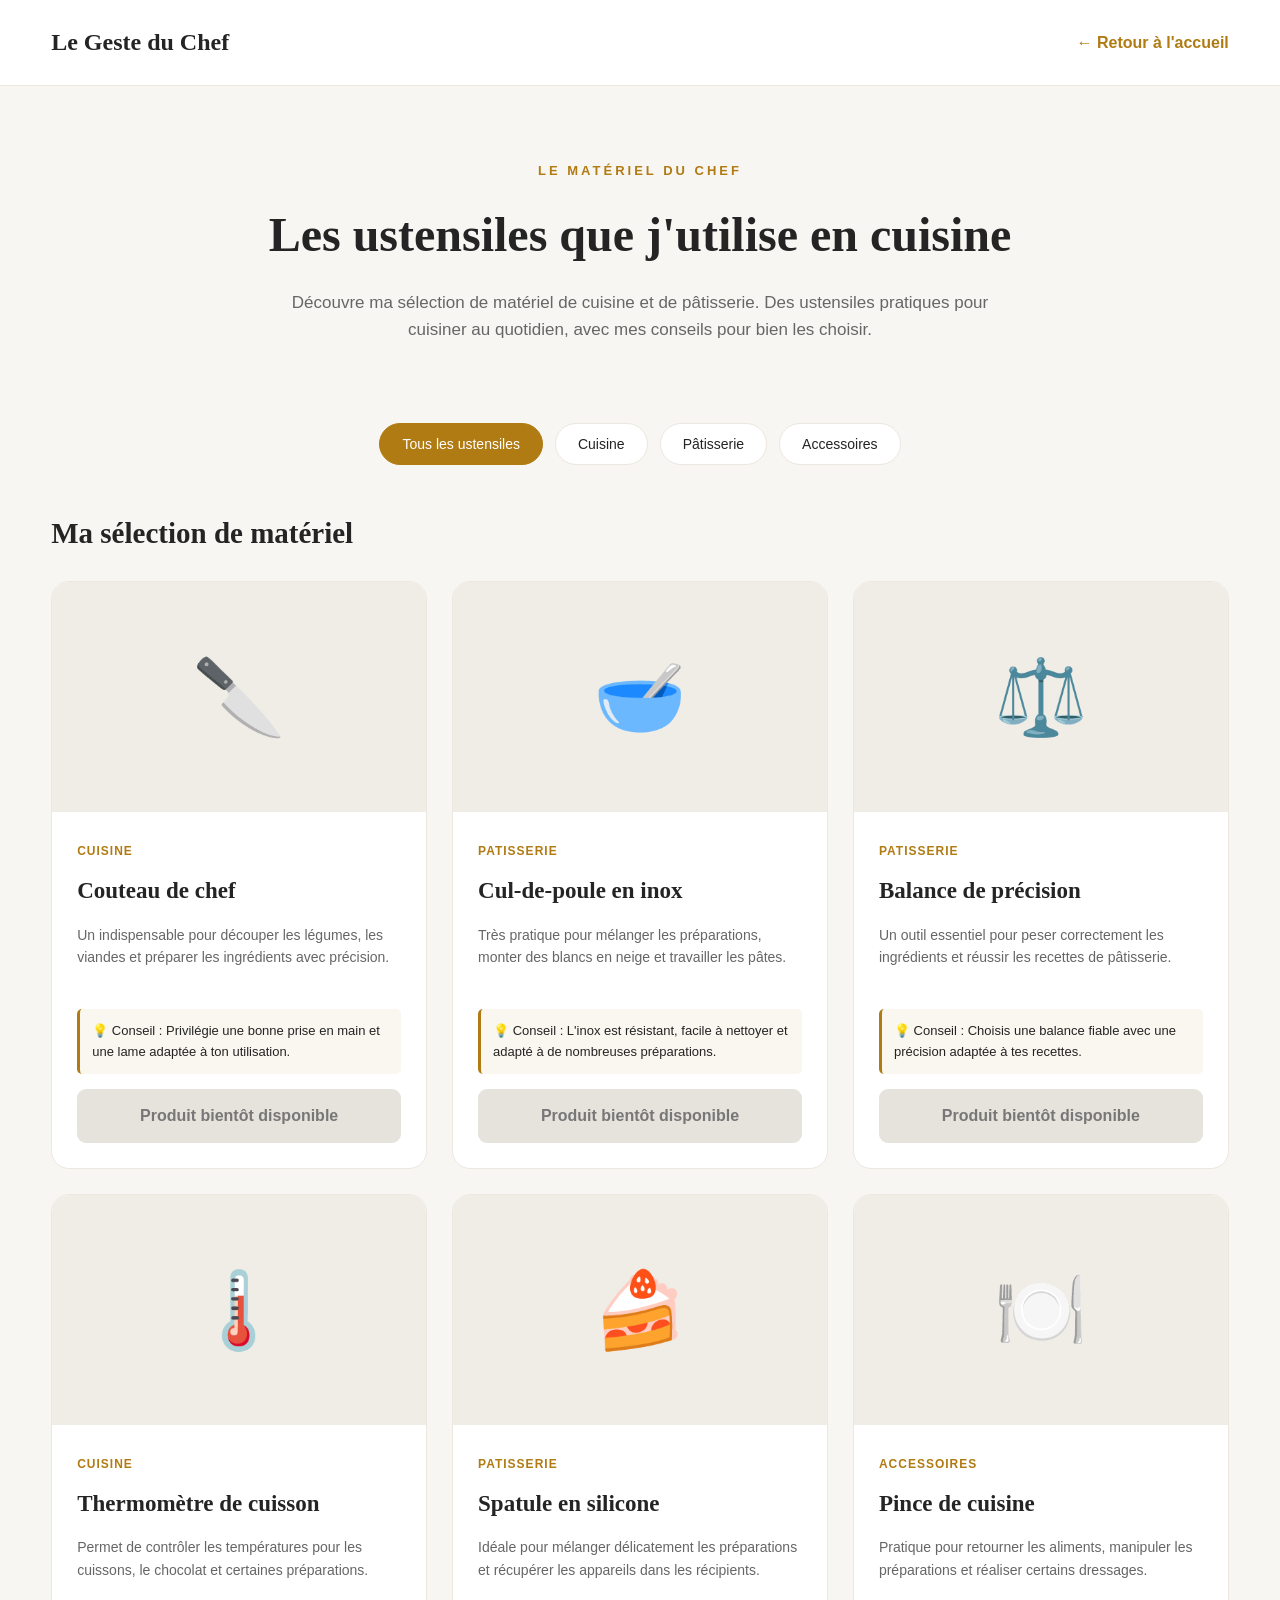
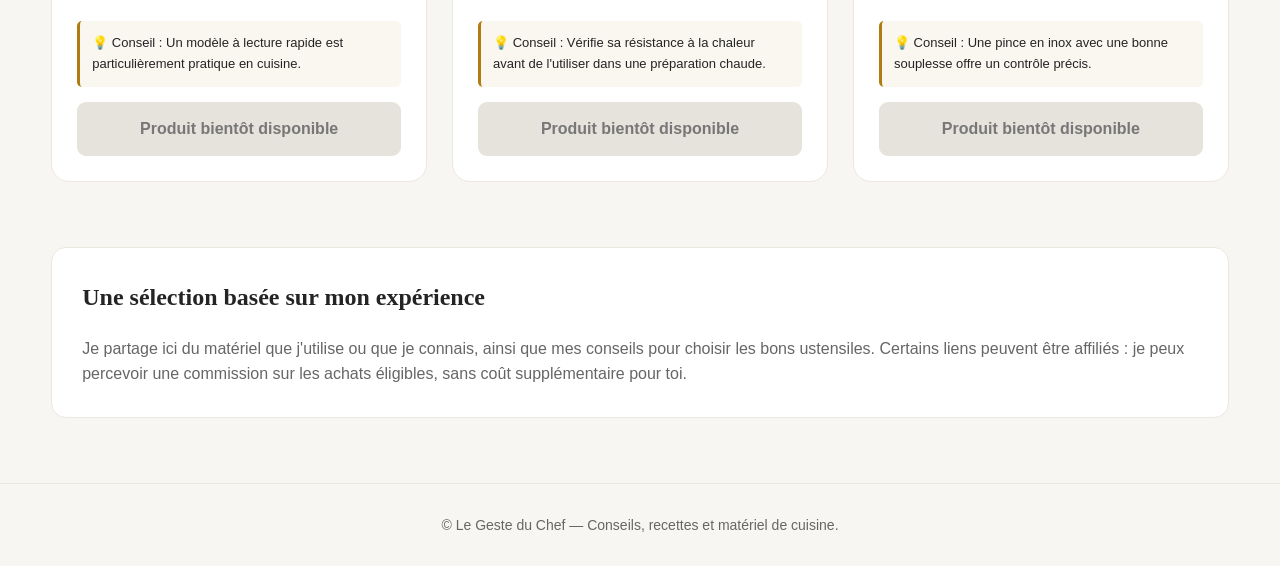
<file: materiel.html>
<!DOCTYPE html>
<html lang="fr">
<head>
    <meta charset="UTF-8">
    <meta name="viewport" content="width=device-width, initial-scale=1.0">

    <title>Mon matériel de cuisine | Le Geste du Chef</title>
    <meta name="description" content="Découvre ma sélection d'ustensiles et de matériel de cuisine, avec mes conseils pour bien choisir ton équipement.">

    <style>
        :root {
            --fond: #f8f6f2;
            --blanc: #ffffff;
            --texte: #242424;
            --secondaire: #666666;
            --or: #b17b13;
            --or-fonce: #93640d;
            --bordure: #ece7df;
        }

        * {
            box-sizing: border-box;
        }

        body {
            margin: 0;
            background: var(--fond);
            color: var(--texte);
            font-family: Arial, sans-serif;
            line-height: 1.6;
        }

        a {
            text-decoration: none;
        }

        .conteneur {
            width: min(1200px, 92%);
            margin: auto;
        }

        .navigation {
            background: white;
            border-bottom: 1px solid var(--bordure);
        }

        .navigation-interieur {
            min-height: 85px;
            display: flex;
            justify-content: space-between;
            align-items: center;
            gap: 20px;
        }

        .logo {
            font-family: Georgia, serif;
            font-size: 24px;
            font-weight: bold;
            color: var(--texte);
        }

        .retour {
            color: var(--or);
            font-weight: bold;
        }

        .retour:hover {
            color: var(--or-fonce);
        }

        .introduction {
            padding: 75px 0 45px;
            text-align: center;
        }

        .etiquette {
            color: var(--or);
            font-size: 13px;
            font-weight: bold;
            letter-spacing: 3px;
            text-transform: uppercase;
        }

        h1, h2, h3 {
            font-family: Georgia, serif;
        }

        h1 {
            font-size: clamp(32px, 5vw, 48px);
            margin: 15px 0;
        }

        .description-intro {
            max-width: 700px;
            margin: 0 auto;
            color: var(--secondaire);
            font-size: 17px;
        }

        .filtres {
            display: flex;
            justify-content: center;
            flex-wrap: wrap;
            gap: 12px;
            margin: 35px 0 45px;
        }

        .filtre {
            padding: 12px 22px;
            background: white;
            color: var(--texte);
            border: 1px solid var(--bordure);
            border-radius: 30px;
            font-size: 14px;
            cursor: pointer;
            transition: 0.2s;
        }

        .filtre:hover,
        .filtre.actif {
            background: var(--or);
            color: white;
            border-color: var(--or);
        }

        .titre-section {
            margin-bottom: 25px;
            font-size: 29px;
        }

        .grille {
            display: grid;
            grid-template-columns: repeat(3, 1fr);
            gap: 25px;
        }

        .carte {
            background: white;
            border: 1px solid var(--bordure);
            border-radius: 18px;
            overflow: hidden;
            transition: transform 0.2s, box-shadow 0.2s;
        }

        .carte:hover {
            transform: translateY(-5px);
            box-shadow: 0 12px 30px rgba(0,0,0,0.07);
        }

        .image-produit {
            height: 230px;
            background: #f0ede7;
            display: flex;
            justify-content: center;
            align-items: center;
            overflow: hidden;
        }

        .image-produit img {
            width: 100%;
            height: 100%;
            object-fit: contain;
        }

        .image-placeholder {
            font-size: 75px;
        }

        .contenu-carte {
            padding: 25px;
        }

        .categorie {
            display: inline-block;
            font-size: 12px;
            color: var(--or);
            text-transform: uppercase;
            font-weight: bold;
            letter-spacing: 1px;
        }

        .contenu-carte h3 {
            margin: 10px 0;
            font-size: 23px;
        }

        .contenu-carte p {
            color: var(--secondaire);
            font-size: 14px;
            min-height: 70px;
        }

        .conseil {
            background: #faf7f0;
            padding: 12px;
            border-left: 3px solid var(--or);
            border-radius: 5px;
            font-size: 13px;
            margin: 15px 0;
        }

        .bouton {
            display: block;
            width: 100%;
            padding: 14px 18px;
            text-align: center;
            background: var(--or);
            color: white;
            font-weight: bold;
            border-radius: 9px;
            transition: 0.2s;
        }

        .bouton:hover {
            background: var(--or-fonce);
        }

        .bouton.desactive {
            background: #e6e2dc;
            color: #777;
            cursor: default;
        }

        .information {
            margin: 65px 0;
            padding: 30px;
            border-radius: 15px;
            background: white;
            border: 1px solid var(--bordure);
        }

        .information h2 {
            margin-top: 0;
        }

        .information p {
            color: var(--secondaire);
            margin-bottom: 0;
        }

        footer {
            padding: 30px 15px;
            text-align: center;
            color: var(--secondaire);
            border-top: 1px solid var(--bordure);
            font-size: 14px;
        }

        @media (max-width: 900px) {
            .grille {
                grid-template-columns: repeat(2, 1fr);
            }
        }

        @media (max-width: 600px) {
            .grille {
                grid-template-columns: 1fr;
            }

            .navigation-interieur {
                min-height: 75px;
            }

            .logo {
                font-size: 19px;
            }

            .retour {
                font-size: 13px;
            }

            .introduction {
                padding-top: 45px;
            }

            .image-produit {
                height: 210px;
            }
        }
    </style>
</head>

<body>

    <nav class="navigation">
        <div class="conteneur navigation-interieur">
            <a href="index.html" class="logo">
                Le Geste du Chef
            </a>

            <a href="index.html" class="retour">
                ← Retour à l'accueil
            </a>
        </div>
    </nav>

    <main class="conteneur">

        <section class="introduction">
            <div class="etiquette">LE MATÉRIEL DU CHEF</div>

            <h1>Les ustensiles que j'utilise en cuisine</h1>

            <p class="description-intro">
                Découvre ma sélection de matériel de cuisine et de pâtisserie.
                Des ustensiles pratiques pour cuisiner au quotidien,
                avec mes conseils pour bien les choisir.
            </p>
        </section>

        <div class="filtres">
            <button class="filtre actif" data-filtre="tous">
                Tous les ustensiles
            </button>

            <button class="filtre" data-filtre="cuisine">
                Cuisine
            </button>

            <button class="filtre" data-filtre="patisserie">
                Pâtisserie
            </button>

            <button class="filtre" data-filtre="accessoires">
                Accessoires
            </button>
        </div>

        <section>
            <h2 class="titre-section">Ma sélection de matériel</h2>

            <div class="grille" id="grilleMateriel"></div>
        </section>

        <section class="information">
            <h2>Une sélection basée sur mon expérience</h2>

            <p>
                Je partage ici du matériel que j'utilise ou que je connais,
                ainsi que mes conseils pour choisir les bons ustensiles.
                Certains liens peuvent être affiliés : je peux percevoir
                une commission sur les achats éligibles, sans coût
                supplémentaire pour toi.
            </p>
        </section>

    </main>

    <footer>
        © Le Geste du Chef — Conseils, recettes et matériel de cuisine.
    </footer>

    <script>
        /*
         * AJOUTE TES USTENSILES ICI
         *
         * image : adresse de la photo du produit
         * lien  : ton lien d'affiliation
         *
         * Laisse image et lien vides tant que tu
         * n'as pas choisi les produits.
         */

        const materiel = [
            {
                nom: "Couteau de chef",
                categorie: "cuisine",
                emoji: "🔪",
                image: "",
                description: "Un indispensable pour découper les légumes, les viandes et préparer les ingrédients avec précision.",
                conseil: "Privilégie une bonne prise en main et une lame adaptée à ton utilisation.",
                lien: ""
            },
            {
                nom: "Cul-de-poule en inox",
                categorie: "patisserie",
                emoji: "🥣",
                image: "",
                description: "Très pratique pour mélanger les préparations, monter des blancs en neige et travailler les pâtes.",
                conseil: "L'inox est résistant, facile à nettoyer et adapté à de nombreuses préparations.",
                lien: ""
            },
            {
                nom: "Balance de précision",
                categorie: "patisserie",
                emoji: "⚖️",
                image: "",
                description: "Un outil essentiel pour peser correctement les ingrédients et réussir les recettes de pâtisserie.",
                conseil: "Choisis une balance fiable avec une précision adaptée à tes recettes.",
                lien: ""
            },
            {
                nom: "Thermomètre de cuisson",
                categorie: "cuisine",
                emoji: "🌡️",
                image: "",
                description: "Permet de contrôler les températures pour les cuissons, le chocolat et certaines préparations.",
                conseil: "Un modèle à lecture rapide est particulièrement pratique en cuisine.",
                lien: ""
            },
            {
                nom: "Spatule en silicone",
                categorie: "patisserie",
                emoji: "🍰",
                image: "",
                description: "Idéale pour mélanger délicatement les préparations et récupérer les appareils dans les récipients.",
                conseil: "Vérifie sa résistance à la chaleur avant de l'utiliser dans une préparation chaude.",
                lien: ""
            },
            {
                nom: "Pince de cuisine",
                categorie: "accessoires",
                emoji: "🍽️",
                image: "",
                description: "Pratique pour retourner les aliments, manipuler les préparations et réaliser certains dressages.",
                conseil: "Une pince en inox avec une bonne souplesse offre un contrôle précis.",
                lien: ""
            }
        ];

        const grille = document.getElementById("grilleMateriel");
        const boutonsFiltres = document.querySelectorAll(".filtre");

        function afficherMateriel(filtre = "tous") {
            grille.innerHTML = "";

            const produitsFiltres = materiel.filter(produit =>
                filtre === "tous" || produit.categorie === filtre
            );

            produitsFiltres.forEach(produit => {
                const carte = document.createElement("article");
                carte.className = "carte";

                const imageBloc = document.createElement("div");
                imageBloc.className = "image-produit";

                if (produit.image) {
                    const image = document.createElement("img");
                    image.src = produit.image;
                    image.alt = produit.nom;
                    image.loading = "lazy";
                    imageBloc.appendChild(image);
                } else {
                    const emoji = document.createElement("span");
                    emoji.className = "image-placeholder";
                    emoji.textContent = produit.emoji;
                    imageBloc.appendChild(emoji);
                }

                const contenu = document.createElement("div");
                contenu.className = "contenu-carte";

                const categorie = document.createElement("span");
                categorie.className = "categorie";
                categorie.textContent = produit.categorie;

                const titre = document.createElement("h3");
                titre.textContent = produit.nom;

                const description = document.createElement("p");
                description.textContent = produit.description;

                const conseil = document.createElement("div");
                conseil.className = "conseil";
                conseil.textContent = "💡 Conseil : " + produit.conseil;

                const bouton = document.createElement("a");
                bouton.className = "bouton";

                if (produit.lien) {
                    bouton.href = produit.lien;
                    bouton.target = "_blank";
                    bouton.rel = "sponsored nofollow noopener noreferrer";
                    bouton.textContent = "🛒 Voir le produit →";
                } else {
                    bouton.classList.add("desactive");
                    bouton.textContent = "Produit bientôt disponible";
                    bouton.removeAttribute("href");
                }

                contenu.append(
                    categorie,
                    titre,
                    description,
                    conseil,
                    bouton
                );

                carte.append(imageBloc, contenu);
                grille.appendChild(carte);
            });
        }

        boutonsFiltres.forEach(bouton => {
            bouton.addEventListener("click", () => {
                boutonsFiltres.forEach(b =>
                    b.classList.remove("actif")
                );

                bouton.classList.add("actif");
                afficherMateriel(bouton.dataset.filtre);
            });
        });

        afficherMateriel();
    </script>

</body>
</html>
</file>
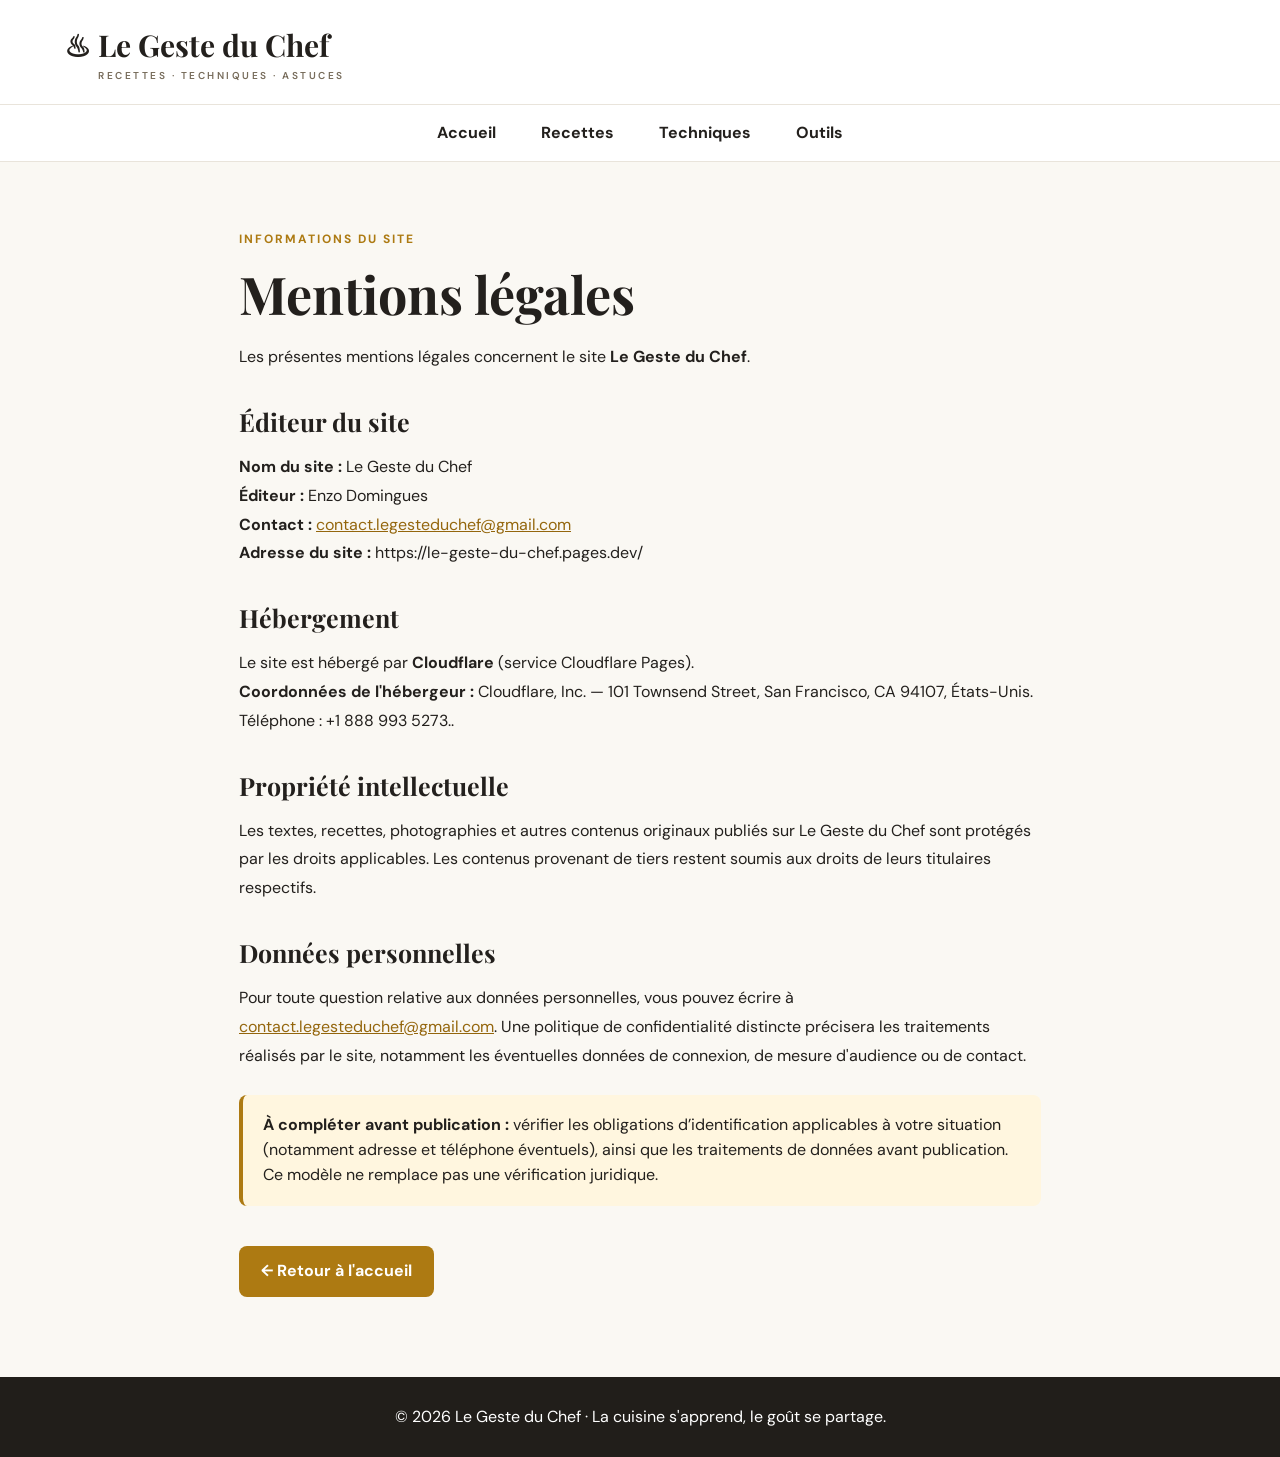
<file: mentions-legales.html>
<!DOCTYPE html>
<html lang="fr">
<head>
  <meta charset="UTF-8">
  <meta name="viewport" content="width=device-width, initial-scale=1.0">
  <meta name="description" content="Mentions légales du site Le Geste du Chef.">
  <title>Mentions légales | Le Geste du Chef</title>
  <link rel="stylesheet" href="style.css">
  <style>
    .legal-page{max-width:850px;margin:0 auto;padding:55px 24px 80px}
    .legal-page h1{font-size:clamp(34px,5vw,52px);margin:8px 0 18px}
    .legal-page h2{font-size:25px;margin:35px 0 12px}
    .legal-page p{line-height:1.8}
    .legal-page a:not(.button){color:#94660d;text-decoration:underline}
    .legal-notice{background:#fff6df;border-left:4px solid #ad7a12;padding:18px 20px;border-radius:8px;margin:25px 0}
  </style>
</head>
<body>
  <header class="top">
    <a class="logo" href="index.html">♨ Le Geste du Chef<small>RECETTES · TECHNIQUES · ASTUCES</small></a>
  </header>
  <nav aria-label="Navigation principale">
    <a href="index.html">Accueil</a>
    <a href="recettes.html">Recettes</a>
    <a href="index.html#techniques">Techniques</a>
    <a href="index.html#outils">Outils</a>
  </nav>
  <main class="legal-page">
    <p class="eyebrow">INFORMATIONS DU SITE</p>
    <h1>Mentions légales</h1>
    <p>Les présentes mentions légales concernent le site <strong>Le Geste du Chef</strong>.</p>
    <section>
      <h2>Éditeur du site</h2>
      <p><strong>Nom du site :</strong> Le Geste du Chef<br>
      <strong>Éditeur :</strong> Enzo Domingues<br>
      <strong>Contact :</strong> <a href="mailto:contact.legesteduchef@gmail.com">contact.legesteduchef@gmail.com</a><br>
      <strong>Adresse du site :</strong> https://le-geste-du-chef.pages.dev/</p>
    </section>
    <section>
      <h2>Hébergement</h2>
      <p>Le site est hébergé par <strong>Cloudflare</strong> (service Cloudflare Pages).<br>
      <strong>Coordonnées de l'hébergeur :</strong> Cloudflare, Inc. — 101 Townsend Street, San Francisco, CA 94107, États-Unis. Téléphone : +1 888 993 5273..</p>
    </section>
    <section>
      <h2>Propriété intellectuelle</h2>
      <p>Les textes, recettes, photographies et autres contenus originaux publiés sur Le Geste du Chef sont protégés par les droits applicables. Les contenus provenant de tiers restent soumis aux droits de leurs titulaires respectifs.</p>
    </section>
    <section>
      <h2>Données personnelles</h2>
      <p>Pour toute question relative aux données personnelles, vous pouvez écrire à <a href="mailto:contact.legesteduchef@gmail.com">contact.legesteduchef@gmail.com</a>. Une politique de confidentialité distincte précisera les traitements réalisés par le site, notamment les éventuelles données de connexion, de mesure d'audience ou de contact.</p>
    </section>
    <aside class="legal-notice"><strong>À compléter avant publication :</strong> vérifier les obligations d’identification applicables à votre situation (notamment adresse et téléphone éventuels), ainsi que les traitements de données avant publication. Ce modèle ne remplace pas une vérification juridique.</aside>
    <a class="button" href="index.html">← Retour à l'accueil</a>
  </main>
  <footer>© <span id="year"></span> Le Geste du Chef · La cuisine s'apprend, le goût se partage.</footer>
  <script>document.getElementById('year').textContent=new Date().getFullYear();</script>
</body>
</html>
</file>
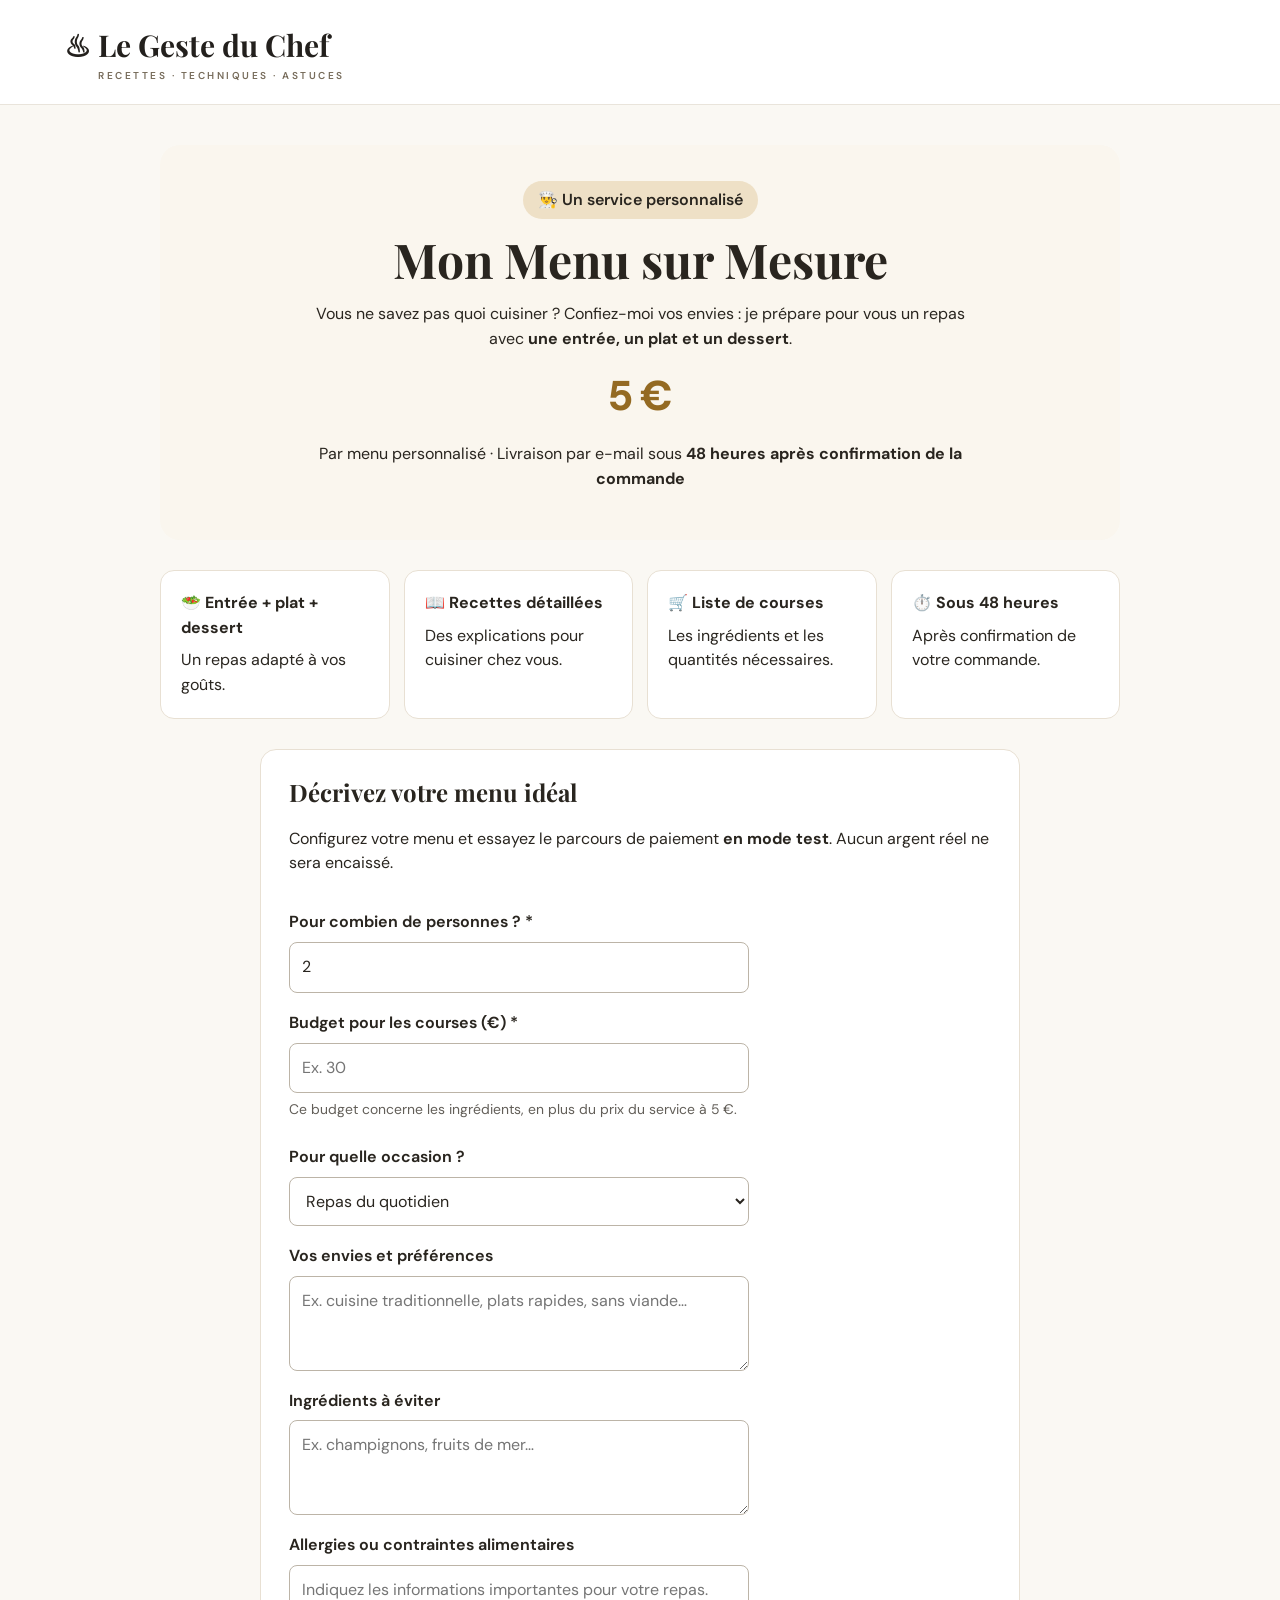
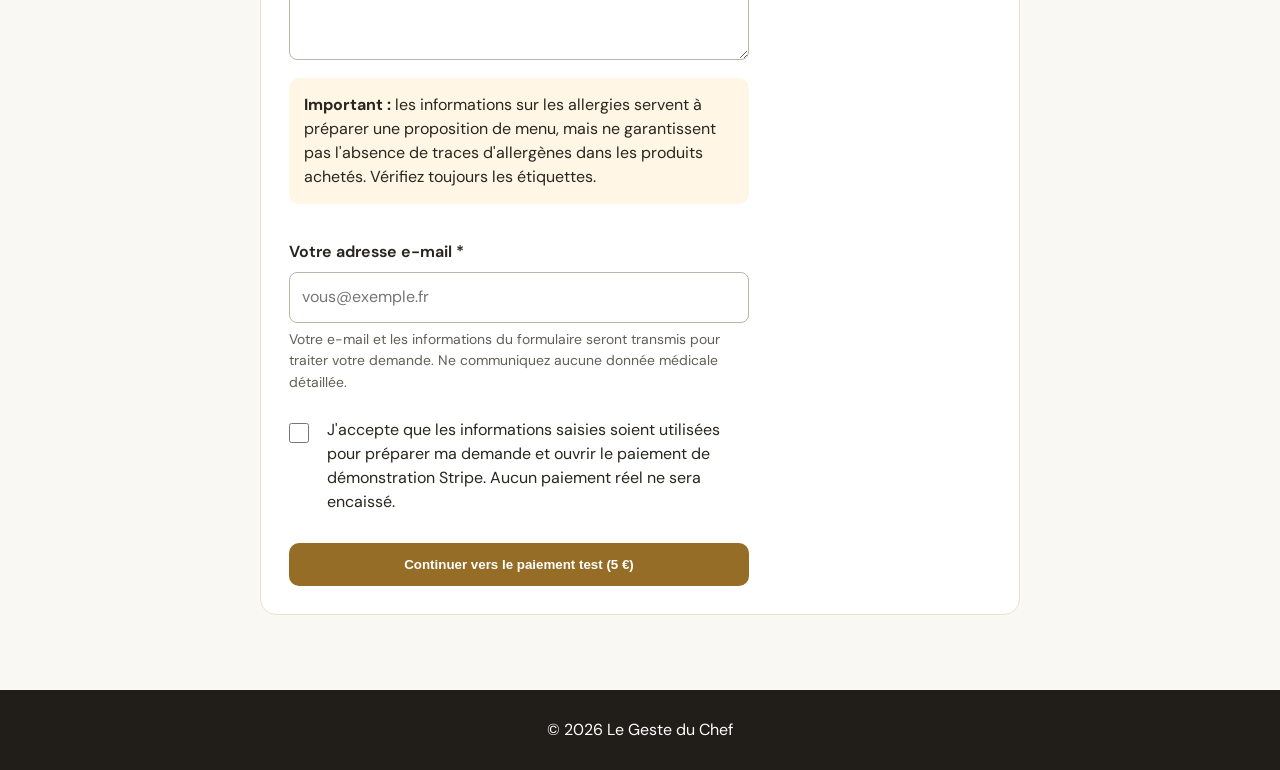
<file: menu-sur-mesure.html>
<!DOCTYPE html>
<html lang="fr">
<head>
<meta charset="UTF-8">
<meta name="viewport" content="width=device-width,initial-scale=1">
<meta name="description" content="Commandez un menu personnalisé : entrée, plat et dessert, avec recettes et liste de courses, pour 5 €. Livraison sous 48 heures après confirmation.">
<title>Mon Menu sur Mesure – 5 € | Le Geste du Chef</title>
<link rel="stylesheet" href="style.css">
<style>
.menu-page{max-width:1000px;margin:0 auto;padding:40px 20px 75px;color:#29251f}
.menu-hero{text-align:center;padding:36px 20px;background:#faf6ee;border-radius:20px;margin-bottom:30px}
.menu-hero h1{font-size:clamp(2rem,5vw,3rem);margin:12px 0}.menu-hero p{max-width:650px;margin:12px auto;line-height:1.6}
.menu-price{font-size:2.6rem;font-weight:800;color:#946a22}.menu-pill{display:inline-block;background:#eee0c6;border-radius:99px;padding:7px 15px;font-weight:600}
.menu-features{display:grid;grid-template-columns:repeat(auto-fit,minmax(190px,1fr));gap:14px;margin:22px 0 30px}
.menu-feature{padding:20px;background:#fff;border:1px solid #e8e0d3;border-radius:14px}
.menu-feature strong{display:block;margin-bottom:8px}
.menu-form{max-width:760px;margin:auto;padding:28px;background:#fff;border:1px solid #e8e0d3;border-radius:16px}
.menu-form h2{margin-top:0}.menu-form label{display:block;font-weight:650;margin:18px 0 7px}
.menu-form input,.menu-form textarea,.menu-form select{box-sizing:border-box;width:100%;padding:12px;border:1px solid #bcb4a7;border-radius:8px;font:inherit;background:white;color:#29251f}
.menu-form textarea{min-height:95px;resize:vertical}.menu-form .help{font-size:.87rem;color:#625e58;margin:6px 0}
.menu-form button{width:100%;padding:14px;margin-top:22px;border:0;border-radius:10px;background:#966d26;color:white;font:700 1rem inherit;cursor:pointer}
.menu-form button:hover{background:#77531a}.menu-notice{padding:15px;border-radius:10px;background:#fff6e6;margin:18px 0;line-height:1.5}
.menu-result{margin-top:16px;padding:15px;border-radius:10px;background:#eaf5ec;color:#245b32;display:none}
/* Empêche les règles globales de mettre les champs sur une seule ligne */
.menu-form form{display:flex!important;flex-direction:column!important;align-items:stretch!important;gap:0!important}
.menu-form form>*{max-width:100%;box-sizing:border-box}
.menu-form input,.menu-form select,.menu-form textarea{display:block!important;width:100%!important}
.menu-form input[type="checkbox"]{display:inline-block!important;width:auto!important;margin-right:8px}
.menu-form .consent-label{display:flex;align-items:flex-start;gap:8px;font-weight:400;line-height:1.5}
.menu-form .consent-label input{margin-top:5px;flex-shrink:0}
.menu-form button:disabled{opacity:.6;cursor:wait}
.menu-form :focus-visible{outline:3px solid #c69a4b;outline-offset:2px}

#consentement {
  display: inline-block !important;
  appearance: auto !important;
  -webkit-appearance: checkbox !important;
  width: 20px !important;
  height: 20px !important;
  min-width: 20px !important;
  margin: 5px 10px 0 0 !important;
  opacity: 1 !important;
  visibility: visible !important;
  position: static !important;
  accent-color: #966d26;
}

</style>
</head>
<body>
<header class="top"><a class="logo" href="index.html">♨ Le Geste du Chef<small>RECETTES · TECHNIQUES · ASTUCES</small></a></header>
<main class="menu-page">
<section class="menu-hero">
<span class="menu-pill">👨‍🍳 Un service personnalisé</span>
<h1>Mon Menu sur Mesure</h1>
<p>Vous ne savez pas quoi cuisiner ? Confiez-moi vos envies : je prépare pour vous un repas avec <strong>une entrée, un plat et un dessert</strong>.</p>
<div class="menu-price">5 €</div>
<p>Par menu personnalisé · Livraison par e-mail sous <strong>48 heures après confirmation de la commande</strong></p>
</section>
<section class="menu-features" aria-label="Ce qui est inclus">
<div class="menu-feature"><strong>🥗 Entrée + plat + dessert</strong>Un repas adapté à vos goûts.</div>
<div class="menu-feature"><strong>📖 Recettes détaillées</strong>Des explications pour cuisiner chez vous.</div>
<div class="menu-feature"><strong>🛒 Liste de courses</strong>Les ingrédients et les quantités nécessaires.</div>
<div class="menu-feature"><strong>⏱️ Sous 48 heures</strong>Après confirmation de votre commande.</div>
</section>
<section class="menu-form" aria-labelledby="form-title">
<h2 id="form-title">Décrivez votre menu idéal</h2>
<p>Configurez votre menu et essayez le parcours de paiement <strong>en mode test</strong>. Aucun argent réel ne sera encaissé.</p>
<form id="demandeMenu">
<input type="text" name="site_web" id="site_web" autocomplete="off" tabindex="-1" aria-hidden="true" style="position:absolute;left:-9999px" >
<label for="convives">Pour combien de personnes ? *</label>
<input id="convives" name="convives" type="number" min="1" max="30" value="2" required>
<label for="budget">Budget pour les courses (€) *</label>
<input id="budget" name="budget" type="number" min="1" max="1000" step="1" placeholder="Ex. 30" required>
<p class="help">Ce budget concerne les ingrédients, en plus du prix du service à 5 €.</p>
<label for="occasion">Pour quelle occasion ?</label>
<select id="occasion" name="occasion"><option value="quotidien">Repas du quotidien</option><option value="famille">Repas de famille</option><option value="amis">Repas entre amis</option><option value="fete">Occasion spéciale</option><option value="autre">Autre</option></select>
<label for="preferences">Vos envies et préférences</label>
<textarea id="preferences" name="preferences" placeholder="Ex. cuisine traditionnelle, plats rapides, sans viande…"></textarea>
<label for="eviter">Ingrédients à éviter</label>
<textarea id="eviter" name="eviter" placeholder="Ex. champignons, fruits de mer…"></textarea>
<label for="allergies">Allergies ou contraintes alimentaires</label>
<textarea id="allergies" name="allergies" placeholder="Indiquez les informations importantes pour votre repas."></textarea>
<div class="menu-notice"><strong>Important :</strong> les informations sur les allergies servent à préparer une proposition de menu, mais ne garantissent pas l'absence de traces d'allergènes dans les produits achetés. Vérifiez toujours les étiquettes.</div>
<label for="email">Votre adresse e-mail *</label>
<input id="email" name="email" type="email" autocomplete="email" placeholder="vous@exemple.fr" required>
<p class="help">Votre e-mail et les informations du formulaire seront transmis pour traiter votre demande. Ne communiquez aucune donnée médicale détaillée.</p>
<div class="cf-turnstile" data-sitekey="0x4AAAAAAF4khHzbS--jr96S"></div>
<label class="consent-label" for="consentement"><input id="consentement" type="checkbox" required> J'accepte que les informations saisies soient utilisées pour préparer ma demande et ouvrir le paiement de démonstration Stripe. Aucun paiement réel ne sera encaissé.</label>
<button type="submit" id="envoyerDemande">Continuer vers le paiement test (5 €)</button>
<div class="menu-result" id="resultat" role="status" aria-live="polite"></div>
</form>
</section>
</main>
<footer>© <span id="year"></span> Le Geste du Chef</footer>
<script src="https://challenges.cloudflare.com/turnstile/v0/api.js" async defer></script>
<script>
document.getElementById('year').textContent=new Date().getFullYear();
const form = document.getElementById('demandeMenu');
const result = document.getElementById('resultat');
const bouton = document.getElementById('envoyerDemande');
const retourPaiement = new URLSearchParams(window.location.search).get('paiement');
if (retourPaiement === 'retour') {
  result.textContent = 'Retour de Stripe : la confirmation du paiement est vérifiée séparément. Consultez le statut dans votre espace administrateur.';
  result.style.display = 'block';
} else if (retourPaiement === 'annule') {
  result.textContent = 'Paiement de test annulé. Vous pouvez refaire une demande.';
  result.style.display = 'block';
}

form.addEventListener('submit', async function(e) {
  e.preventDefault();
  result.style.display = 'none';
  if (!form.reportValidity()) return;
  if (document.getElementById('site_web').value) return;
  const token = document.querySelector('[name="cf-turnstile-response"]')?.value;
  if (!token) {
    result.textContent = 'Veuillez terminer la vérification anti-spam.';
    result.style.display = 'block';
    return;
  }
  bouton.disabled = true;
  bouton.textContent = 'Préparation du paiement…';
  const data = Object.fromEntries(new FormData(form).entries());
  const payload = {
    email: data.email,
    convives: Number(data.convives),
    budget: Number(data.budget),
    occasion: data.occasion,
    preferences: data.preferences,
    eviter: data.eviter,
    allergies: data.allergies,
    site_web: data.site_web,
    turnstileToken: token
  };
  try {
    const response = await fetch('https://xlnjmhkuhjqunwvkkykh.supabase.co/functions/v1/creer-commande-menu', {
      method: 'POST',
      headers: { 'Content-Type': 'application/json' },
      body: JSON.stringify(payload)
    });
    const answer = await response.json();
    if (!response.ok || !answer.success || !answer.commandeId || !answer.paiementToken) {
      throw new Error(answer.error || 'Impossible de créer la commande.');
    }
    const paiementResponse = await fetch('https://xlnjmhkuhjqunwvkkykh.supabase.co/functions/v1/creer-paiement-menu', {
      method: 'POST',
      headers: { 'Content-Type': 'application/json' },
      body: JSON.stringify({ commandeId: answer.commandeId, paiementToken: answer.paiementToken })
    });
    const paiement = await paiementResponse.json();
    if (!paiementResponse.ok || typeof paiement.url !== 'string') {
      throw new Error(paiement.error || 'Impossible de préparer le paiement Stripe.');
    }
    const destination = new URL(paiement.url);
    if (destination.protocol !== 'https:' || destination.hostname !== 'checkout.stripe.com') {
      throw new Error('Adresse de paiement Stripe invalide.');
    }
    result.textContent = 'Redirection vers le paiement Stripe de test…';
    result.style.background = '#eaf5ec';
    result.style.color = '#245b32';
    result.style.display = 'block';
    window.location.assign(destination.href);
    return;
  } catch (err) {
    result.textContent = 'Le paiement test n’a pas pu être préparé : ' + (err.message || 'réessayez plus tard.');
    result.style.background = '#fff0ed';
    result.style.color = '#9b2c22';
  } finally {
    result.style.display = 'block';
    bouton.disabled = false;
    bouton.textContent = 'Continuer vers le paiement test (5 €)';
    if (window.turnstile) window.turnstile.reset();
  }
});
</script>
</body>
</html>
</file>
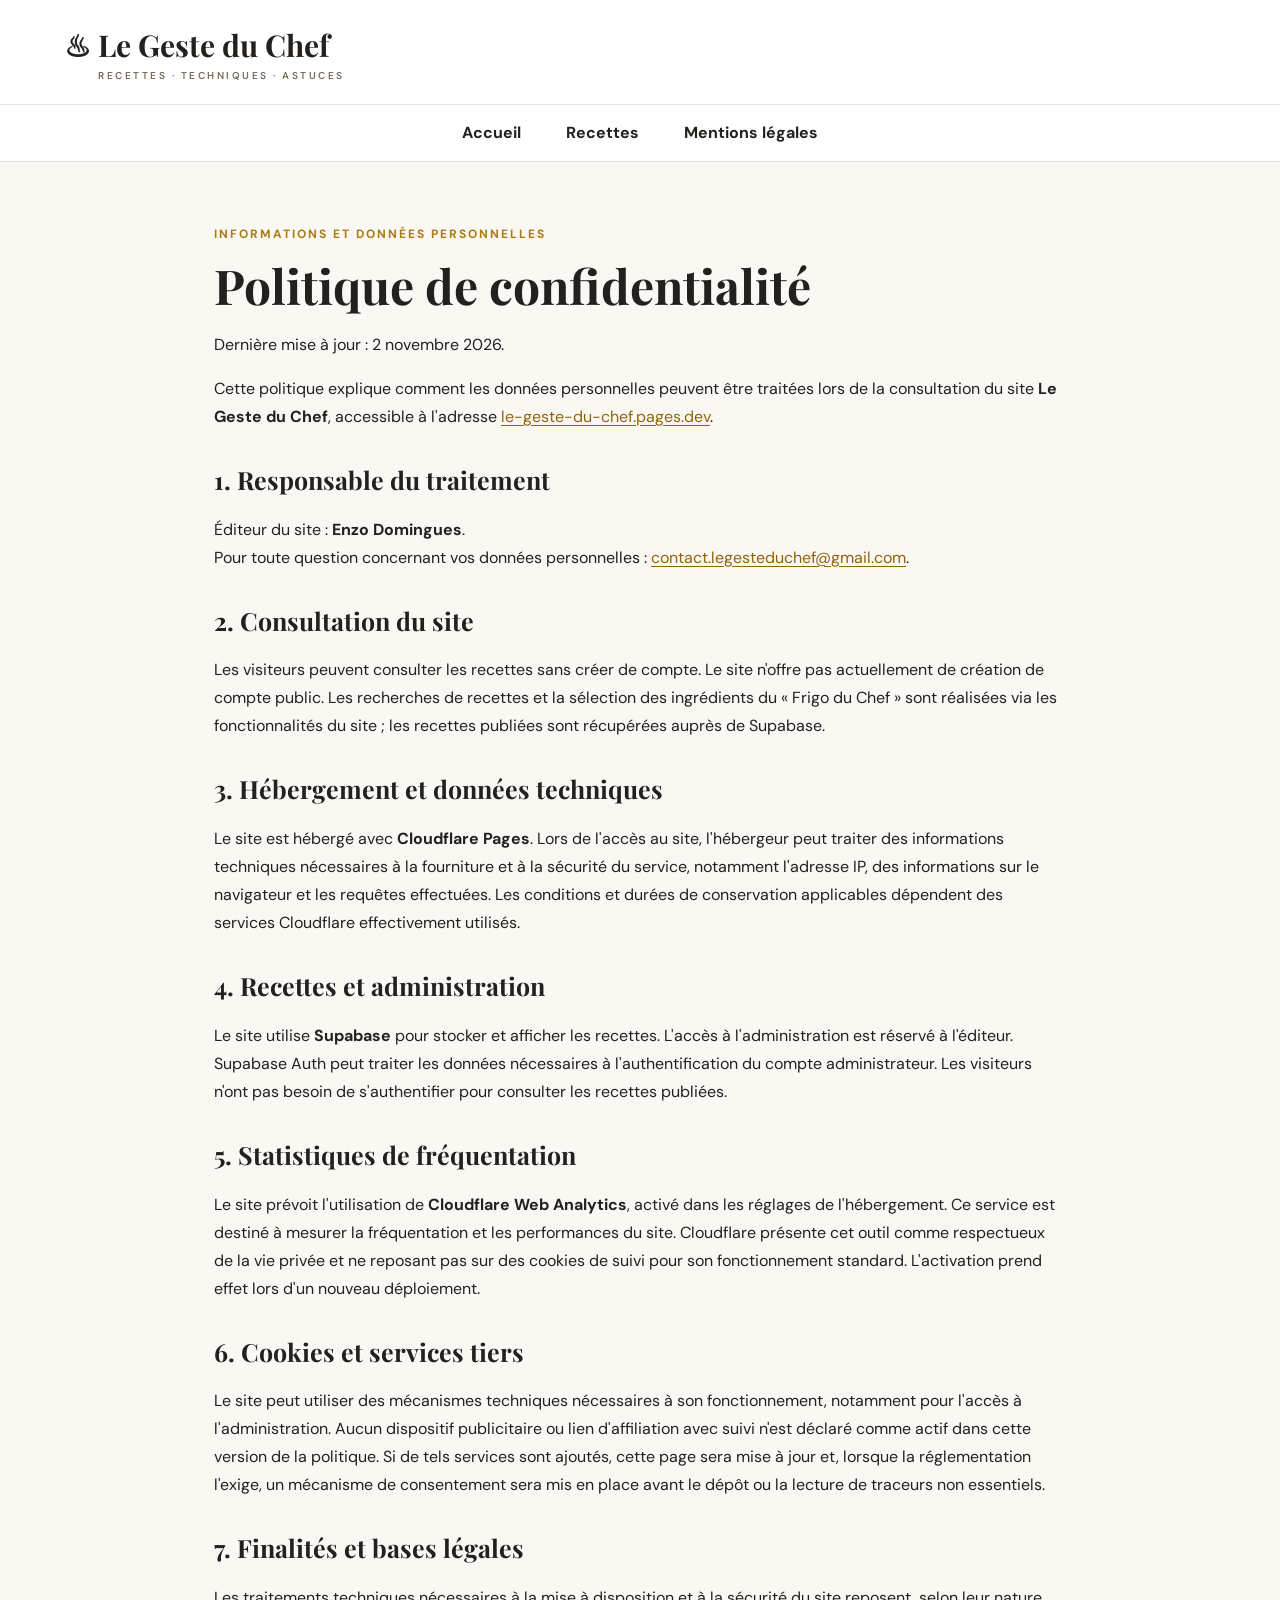
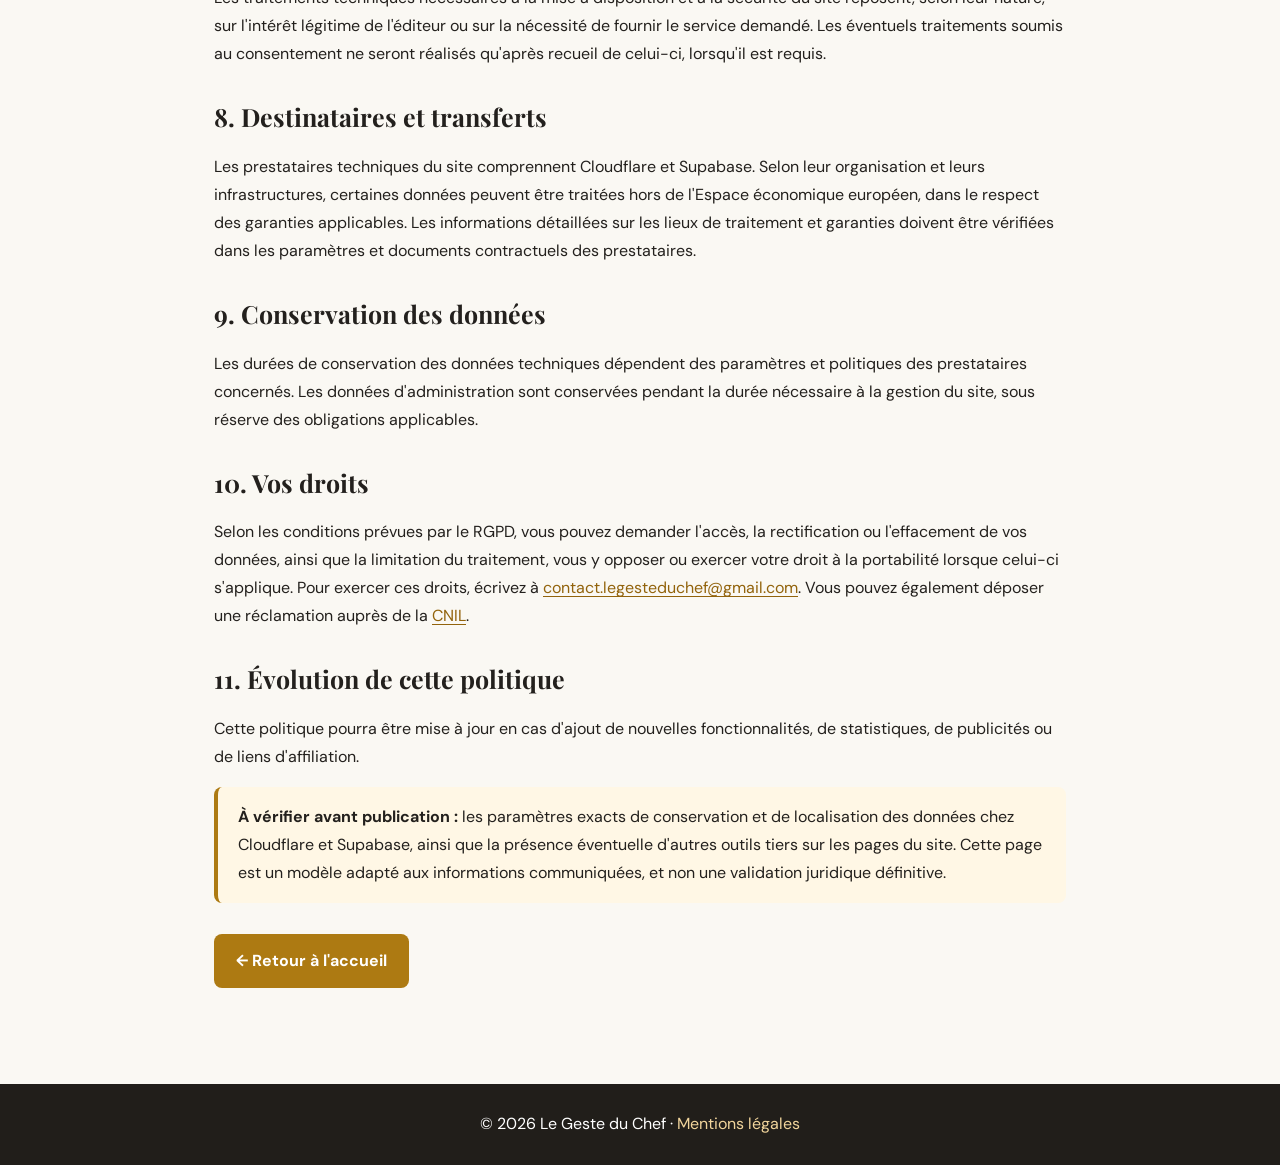
<file: politique-confidentialite.html>
<!DOCTYPE html>
<html lang="fr">
<head>
<meta charset="UTF-8">
<meta name="viewport" content="width=device-width, initial-scale=1">
<meta name="description" content="Politique de confidentialité du site Le Geste du Chef.">
<title>Politique de confidentialité | Le Geste du Chef</title>
<link rel="stylesheet" href="style.css">
<style>
.legal-page{max-width:900px;margin:0 auto;padding:50px 24px 80px}
.legal-page h1{font-size:clamp(32px,5vw,48px)}
.legal-page h2{font-size:25px;margin-top:34px}
.legal-page p,.legal-page li{line-height:1.75}
.legal-page a:not(.button){color:#92630c;text-decoration:underline;text-underline-offset:3px}
.legal-note{padding:16px 20px;background:#fff7e5;border-left:4px solid #ad7a12;border-radius:8px}
</style>
</head>
<body>
<header class="top"><a class="logo" href="index.html">♨ Le Geste du Chef<small>RECETTES · TECHNIQUES · ASTUCES</small></a></header>
<nav aria-label="Navigation principale"><a href="index.html">Accueil</a><a href="recettes.html">Recettes</a><a href="mentions-legales.html">Mentions légales</a></nav>
<main class="legal-page">
<p class="eyebrow">INFORMATIONS ET DONNÉES PERSONNELLES</p>
<h1>Politique de confidentialité</h1>
<p>Dernière mise à jour : 2 novembre 2026.</p>
<p>Cette politique explique comment les données personnelles peuvent être traitées lors de la consultation du site <strong>Le Geste du Chef</strong>, accessible à l'adresse <a href="https://le-geste-du-chef.pages.dev/">le-geste-du-chef.pages.dev</a>.</p>
<h2>1. Responsable du traitement</h2>
<p>Éditeur du site : <strong>Enzo Domingues</strong>.<br>Pour toute question concernant vos données personnelles : <a href="mailto:contact.legesteduchef@gmail.com">contact.legesteduchef@gmail.com</a>.</p>
<h2>2. Consultation du site</h2>
<p>Les visiteurs peuvent consulter les recettes sans créer de compte. Le site n'offre pas actuellement de création de compte public. Les recherches de recettes et la sélection des ingrédients du « Frigo du Chef » sont réalisées via les fonctionnalités du site ; les recettes publiées sont récupérées auprès de Supabase.</p>
<h2>3. Hébergement et données techniques</h2>
<p>Le site est hébergé avec <strong>Cloudflare Pages</strong>. Lors de l'accès au site, l'hébergeur peut traiter des informations techniques nécessaires à la fourniture et à la sécurité du service, notamment l'adresse IP, des informations sur le navigateur et les requêtes effectuées. Les conditions et durées de conservation applicables dépendent des services Cloudflare effectivement utilisés.</p>
<h2>4. Recettes et administration</h2>
<p>Le site utilise <strong>Supabase</strong> pour stocker et afficher les recettes. L'accès à l'administration est réservé à l'éditeur. Supabase Auth peut traiter les données nécessaires à l'authentification du compte administrateur. Les visiteurs n'ont pas besoin de s'authentifier pour consulter les recettes publiées.</p>
<h2>5. Statistiques de fréquentation</h2>
<p>Le site prévoit l'utilisation de <strong>Cloudflare Web Analytics</strong>, activé dans les réglages de l'hébergement. Ce service est destiné à mesurer la fréquentation et les performances du site. Cloudflare présente cet outil comme respectueux de la vie privée et ne reposant pas sur des cookies de suivi pour son fonctionnement standard. L'activation prend effet lors d'un nouveau déploiement.</p>
<h2>6. Cookies et services tiers</h2>
<p>Le site peut utiliser des mécanismes techniques nécessaires à son fonctionnement, notamment pour l'accès à l'administration. Aucun dispositif publicitaire ou lien d'affiliation avec suivi n'est déclaré comme actif dans cette version de la politique. Si de tels services sont ajoutés, cette page sera mise à jour et, lorsque la réglementation l'exige, un mécanisme de consentement sera mis en place avant le dépôt ou la lecture de traceurs non essentiels.</p>
<h2>7. Finalités et bases légales</h2>
<p>Les traitements techniques nécessaires à la mise à disposition et à la sécurité du site reposent, selon leur nature, sur l'intérêt légitime de l'éditeur ou sur la nécessité de fournir le service demandé. Les éventuels traitements soumis au consentement ne seront réalisés qu'après recueil de celui-ci, lorsqu'il est requis.</p>
<h2>8. Destinataires et transferts</h2>
<p>Les prestataires techniques du site comprennent Cloudflare et Supabase. Selon leur organisation et leurs infrastructures, certaines données peuvent être traitées hors de l'Espace économique européen, dans le respect des garanties applicables. Les informations détaillées sur les lieux de traitement et garanties doivent être vérifiées dans les paramètres et documents contractuels des prestataires.</p>
<h2>9. Conservation des données</h2>
<p>Les durées de conservation des données techniques dépendent des paramètres et politiques des prestataires concernés. Les données d'administration sont conservées pendant la durée nécessaire à la gestion du site, sous réserve des obligations applicables.</p>
<h2>10. Vos droits</h2>
<p>Selon les conditions prévues par le RGPD, vous pouvez demander l'accès, la rectification ou l'effacement de vos données, ainsi que la limitation du traitement, vous y opposer ou exercer votre droit à la portabilité lorsque celui-ci s'applique. Pour exercer ces droits, écrivez à <a href="mailto:contact.legesteduchef@gmail.com">contact.legesteduchef@gmail.com</a>. Vous pouvez également déposer une réclamation auprès de la <a href="https://www.cnil.fr/">CNIL</a>.</p>
<h2>11. Évolution de cette politique</h2>
<p>Cette politique pourra être mise à jour en cas d'ajout de nouvelles fonctionnalités, de statistiques, de publicités ou de liens d'affiliation.</p>
<p class="legal-note"><strong>À vérifier avant publication :</strong> les paramètres exacts de conservation et de localisation des données chez Cloudflare et Supabase, ainsi que la présence éventuelle d'autres outils tiers sur les pages du site. Cette page est un modèle adapté aux informations communiquées, et non une validation juridique définitive.</p>
<p><a class="button" href="index.html">← Retour à l'accueil</a></p>
</main>
<footer>© <span id="year"></span> Le Geste du Chef · <a href="mentions-legales.html" style="color:#f1d59c">Mentions légales</a></footer>
<script>document.getElementById('year').textContent=new Date().getFullYear();</script>
</body>
</html>
</file>
<file: style.css>
@import url('https://fonts.googleapis.com/css2?family=DM+Sans:wght@400;500;600;700&family=Playfair+Display:wght@500;600;700&display=swap');
:root{--ink:#23201d;--gold:#ad7a12;--cream:#faf8f3;--line:#e9e4db}
*{box-sizing:border-box}html{scroll-behavior:smooth}body{margin:0;background:var(--cream);color:var(--ink);font-family:'DM Sans',Arial,sans-serif;line-height:1.55}a{color:inherit;text-decoration:none}
.top{background:#fff;display:flex;align-items:center;justify-content:space-between;gap:28px;padding:22px max(5%,calc((100% - 1240px)/2));border-bottom:1px solid var(--line)}.logo{font-family:'Playfair Display',Georgia,serif;font-size:30px;font-weight:700;white-space:nowrap}.logo small{display:block;font:600 10px 'DM Sans',sans-serif;letter-spacing:2.5px;color:#776c5b;margin-left:34px}form{display:flex;width:min(460px,100%)}input{font:inherit}form input{flex:1;min-width:0;padding:13px 16px;border:1px solid #ddd8d0;border-radius:9px 0 0 9px}button,.button{background:var(--gold);color:white;border:0;padding:13px 22px;font-weight:700;cursor:pointer;border-radius:8px}form button{border-radius:0 9px 9px 0}
nav{display:flex;justify-content:center;gap:45px;padding:16px;background:white;border-bottom:1px solid var(--line);font-weight:700}nav a:hover{color:var(--gold)}
.hero{display:grid;grid-template-columns:1fr 1fr;min-height:430px;background:#f1ebe0}.heroText{align-self:center;padding:50px max(9%,calc((100vw - 1240px)/2)) 50px 10%}.hero img{width:100%;height:100%;max-height:490px;object-fit:cover}.eyebrow{font-size:12px;font-weight:700;letter-spacing:2px;color:var(--gold)}h1,h2,h3{font-family:'Playfair Display',Georgia,serif;line-height:1.2}h1{font-size:clamp(40px,5vw,66px);margin:12px 0}.tagline{font-family:Georgia,serif;font-style:italic;font-size:22px}.heroText>p:not(.eyebrow){max-width:490px}.button{display:inline-block;margin-top:15px}
.wrap{max-width:1240px;margin:0 auto;padding:56px 24px}.sectionHead{display:flex;align-items:baseline;justify-content:space-between;gap:20px}.sectionHead h2,.wrap h2{font-size:32px;margin:0 0 18px}.sectionHead span,.muted{color:#81786d;font-size:14px}.cards{display:grid;grid-template-columns:repeat(4,minmax(0,1fr));gap:22px;margin-top:24px}.card{background:#fff;border:1px solid var(--line);border-radius:14px;overflow:hidden;box-shadow:0 5px 16px #1a140a0a}.card img{width:100%;height:190px;object-fit:cover}.cardBody{padding:16px}.card h3{font-size:20px;margin:4px 0 10px}.card p{margin:0;color:#736a5d;font-size:13px}.badge{display:inline-block;color:var(--gold);font-weight:700;font-size:11px;letter-spacing:.8px;text-transform:uppercase}.feature{background:#fff;border-radius:16px;display:flex;align-items:center;justify-content:space-between;gap:30px;margin-top:20px}.feature>div{max-width:650px}.tools{padding-bottom:90px}.tools label{display:inline-flex;flex-direction:column;gap:6px;margin:8px 12px 12px 0;font-size:14px}.tools input{padding:10px;border:1px solid #d5ccbf;border-radius:8px;width:170px}.tools output{display:block;font-weight:700;font-size:20px;color:var(--gold);margin-top:12px}footer{text-align:center;background:#211e1a;color:white;padding:28px}
@media(max-width:900px){.cards{grid-template-columns:repeat(2,1fr)}.top{flex-direction:column;align-items:stretch}.logo{text-align:center}.logo small{margin-left:0}form{width:100%}.hero{grid-template-columns:1fr}.hero img{height:270px;order:-1}.heroText{padding:35px 24px}nav{gap:20px;flex-wrap:wrap}.feature{margin:15px;display:block}}@media(max-width:560px){.cards{grid-template-columns:1fr}.sectionHead{display:block}.logo{font-size:26px}.wrap{padding:40px 18px}.hero img{height:210px}}
/* ==========================================
   LE FRIGO DU CHEF
========================================== */

.frigo-recherche {
    display: flex;
    flex-direction: column;
    gap: 15px;
    margin-top: 25px;
}

.frigo-recherche label {
    display: block;
    font-size: 17px;
    font-weight: 600;
    margin: 0;
}

#ingredientsFrigo {
    width: 100%;
    padding: 16px;
    border: 1px solid #d8cbb5;
    border-radius: 10px;
    font-size: 16px;
}

#ingredientsFrigo:focus {
    outline: none;
    border-color: var(--gold);
    box-shadow: 0 0 0 3px rgba(173, 122, 18, 0.15);
}

#chercherRecettes {
    width: fit-content;
    padding: 15px 25px;
    border-radius: 10px;
    font-size: 16px;
    transition: background 0.2s;
}

#chercherRecettes:hover {
    background: #8f6410;
}

/* CARTES DES RÉSULTATS */

#resultatsFrigo {
    display: grid;
    grid-template-columns: repeat(auto-fit, minmax(min(100%, 250px), 1fr));
    gap: 20px;
    margin-top: 30px;
}

.frigo-carte {
    background: white;
    border: 1px solid var(--line);
    border-radius: 14px;
    padding: 25px;
    box-shadow: 0 5px 16px rgba(26, 20, 10, 0.05);
}

.frigo-carte h3 {
    margin: 0 0 15px;
    font-size: 22px;
}

.frigo-carte p {
    margin-bottom: 15px;
    line-height: 1.6;
}

.frigo-carte .button {
    margin-top: 10px;
}

/* VERSION MOBILE */

@media (max-width: 560px) {
    #chercherRecettes {
        width: 100%;
    }

    .frigo-carte {
        padding: 20px;
    }
}
/* Affichage des recettes sur 3 colonnes */
/* Affichage de la recette sur 3 colonnes */
.recette-contenu {
    display: grid;
    grid-template-columns: minmax(220px, 1fr) minmax(400px, 2fr) minmax(220px, 1fr);
    gap: 25px;
    align-items: start;
    width: 100%;
    max-width: 1400px;
    margin: 0 auto;
}

/* Empêcher les colonnes de devenir trop étroites */
.recette-contenu > section {
    min-width: 0;
}

/* Placement du coût estimé à droite */
.bloc-prix {
    grid-column: 3;
    grid-row: 1;
}

/* Adaptation aux téléphones */
@media (max-width: 900px) {
    .recette-contenu {
        grid-template-columns: 1fr;
    }

    .bloc-prix {
        grid-column: auto;
        grid-row: auto;
    }
}
/* Pages accueil et catalogue */
body[data-page="accueil"] #recipeGrid {grid-template-columns:repeat(3,minmax(0,1fr));}
.catalogue-intro {background:#f1ebe0;padding:55px 24px;text-align:center;}
.catalogue-intro h1 {font-size:clamp(34px,4vw,52px);}
.catalogue-intro p {max-width:650px;margin:0 auto;}
@media(max-width:900px){body[data-page="accueil"] #recipeGrid{grid-template-columns:repeat(2,minmax(0,1fr));}}
@media(max-width:560px){body[data-page="accueil"] #recipeGrid{grid-template-columns:1fr;}}

.btn-menu-sur-mesure {
  display: inline-block;
  padding: 14px 24px;
  background: #966d26;
  color: white;
  border-radius: 10px;
  text-decoration: none;
  font-weight: 700;
  text-align: center;
  margin: 15px 0;
  transition: background 0.2s;
}

.btn-menu-sur-mesure:hover {
  background: #77531a;
}
</file>
